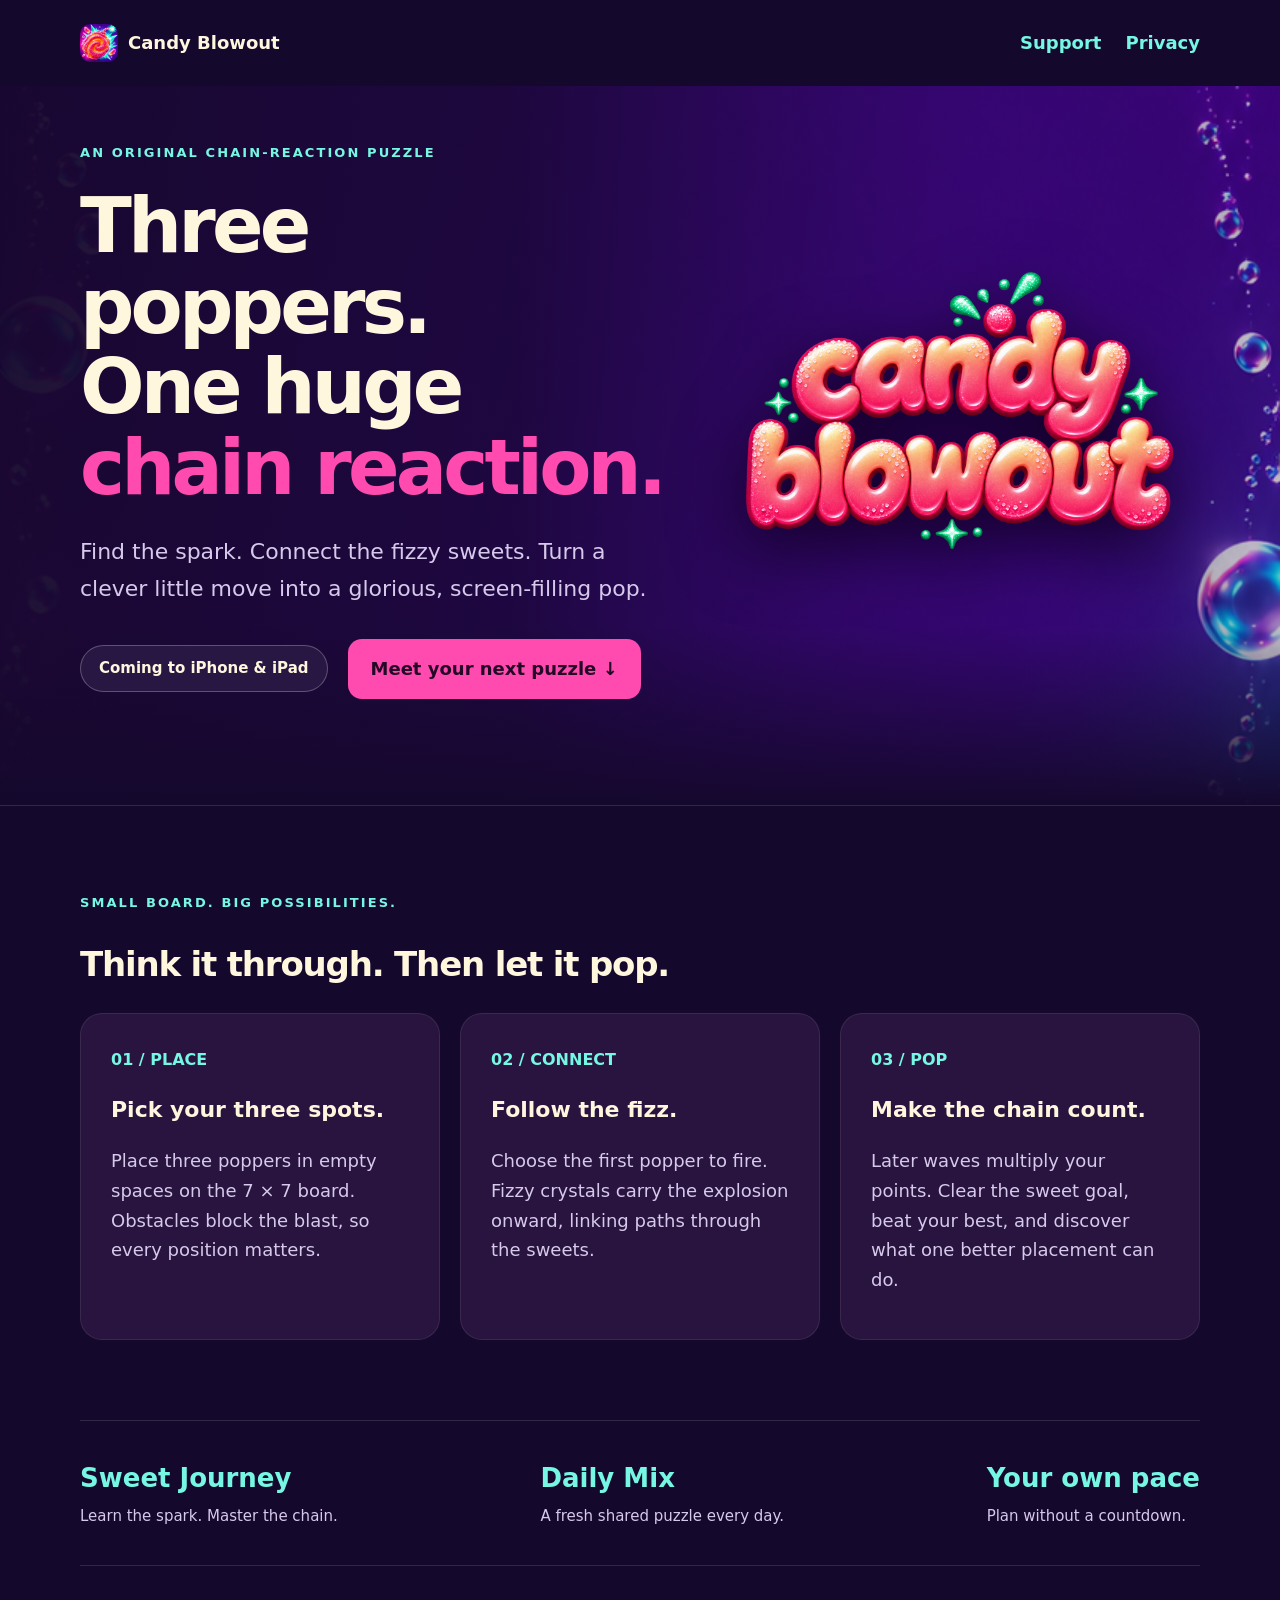
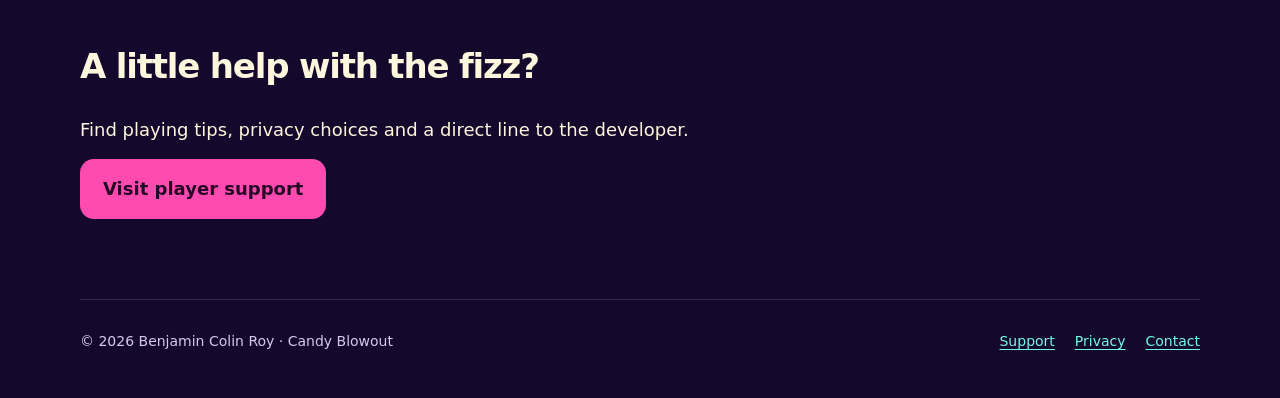
<file: index.html>
<!doctype html><html lang="en-GB"><head><meta charset="utf-8"><meta name="viewport" content="width=device-width,initial-scale=1"><title>Candy Blowout — Three poppers. One huge chain reaction.</title><meta name="description" content="Place three poppers, connect fizzy sweets and spark spectacular chain reactions. Candy Blowout is an original puzzle game coming to iPhone and iPad."><link rel="canonical" href="https://candyblowout.app/"><link rel="icon" href="/assets/icon.png"><link rel="stylesheet" href="/styles.css"><meta property="og:title" content="Candy Blowout"><meta property="og:description" content="Three poppers. One huge chain reaction."><meta property="og:image" content="https://candyblowout.app/assets/wordmark.png"><meta property="og:url" content="https://candyblowout.app/"><meta name="theme-color" content="#15082d"></head><body><a class="skip" href="#main">Skip to content</a><header><a class="brand" href="/"><img src="/assets/icon.png" alt="" width="38" height="38"><span>Candy Blowout</span></a><nav aria-label="Main navigation"><a href="/support/">Support</a><a href="/privacy/">Privacy</a></nav></header><main id="main"><section class="hero"><div class="hero-inner"><div class="hero-copy"><span class="eyebrow">An original chain-reaction puzzle</span><h1>Three poppers.<br>One huge<br><em>chain reaction.</em></h1><p class="lede">Find the spark. Connect the fizzy sweets. Turn a clever little move into a glorious, screen-filling pop.</p><div class="actions"><span class="pill">Coming to iPhone &amp; iPad</span><a href="#how" class="cta">Meet your next puzzle ↓</a></div></div><div class="hero-art"><img class="wordmark" src="/assets/wordmark.png" alt="Candy Blowout" width="1024" height="1024"></div></div></section><section class="section" id="how"><span class="eyebrow">Small board. Big possibilities.</span><h2>Think it through. Then let it pop.</h2><div class="steps"><article class="card"><span class="number">01 / PLACE</span><h3>Pick your three spots.</h3><p>Place three poppers in empty spaces on the 7 × 7 board. Obstacles block the blast, so every position matters.</p></article><article class="card"><span class="number">02 / CONNECT</span><h3>Follow the fizz.</h3><p>Choose the first popper to fire. Fizzy crystals carry the explosion onward, linking paths through the sweets.</p></article><article class="card"><span class="number">03 / POP</span><h3>Make the chain count.</h3><p>Later waves multiply your points. Clear the sweet goal, beat your best, and discover what one better placement can do.</p></article></div></section><section class="section strip" aria-label="Game features"><div><strong>Sweet Journey</strong><span>Learn the spark. Master the chain.</span></div><div><strong>Daily Mix</strong><span>A fresh shared puzzle every day.</span></div><div><strong>Your own pace</strong><span>Plan without a countdown.</span></div></section><section class="section"><h2>A little help with the fizz?</h2><p>Find playing tips, privacy choices and a direct line to the developer.</p><a class="cta" href="/support/">Visit player support</a></section></main><footer><span>© 2026 Benjamin Colin Roy · Candy Blowout</span><nav aria-label="Footer"><a href="/support/">Support</a><a href="/privacy/">Privacy</a><a href="mailto:hello@orradesigns.com">Contact</a></nav></footer></body></html>
</file>
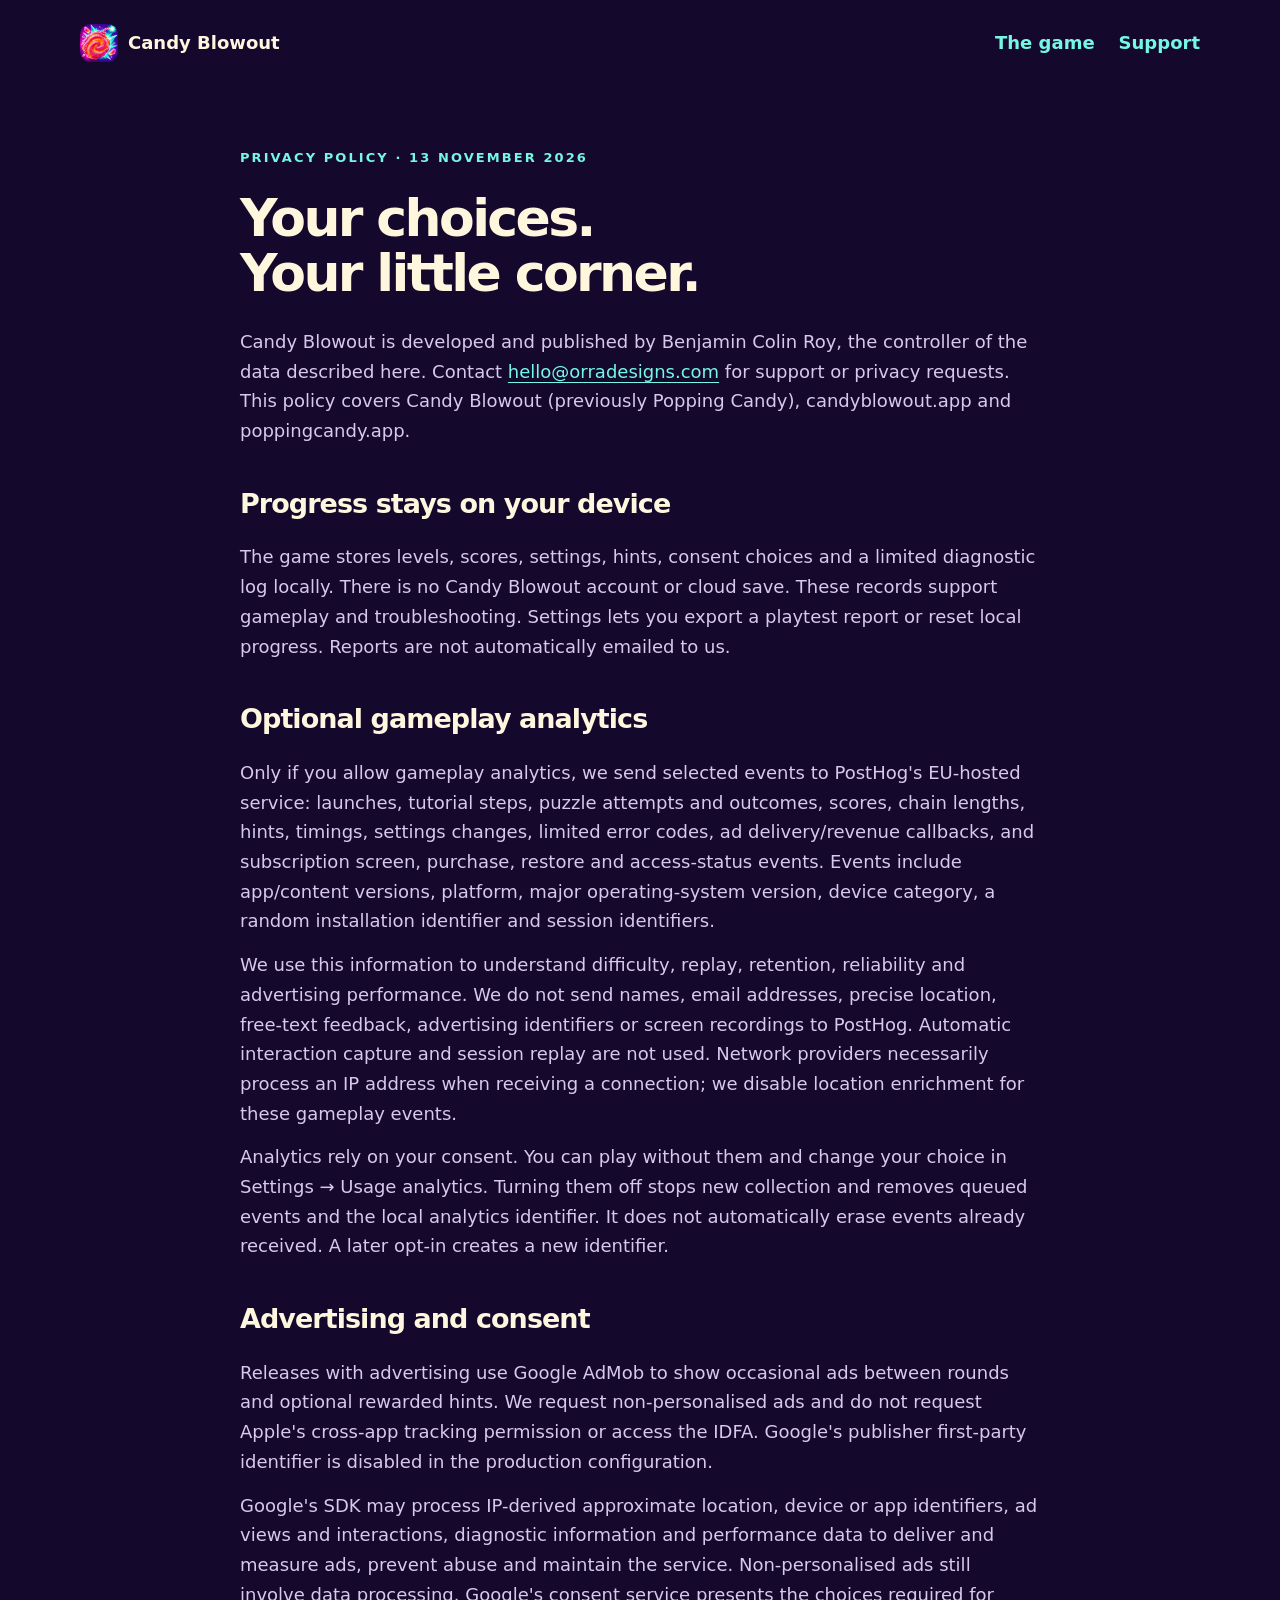
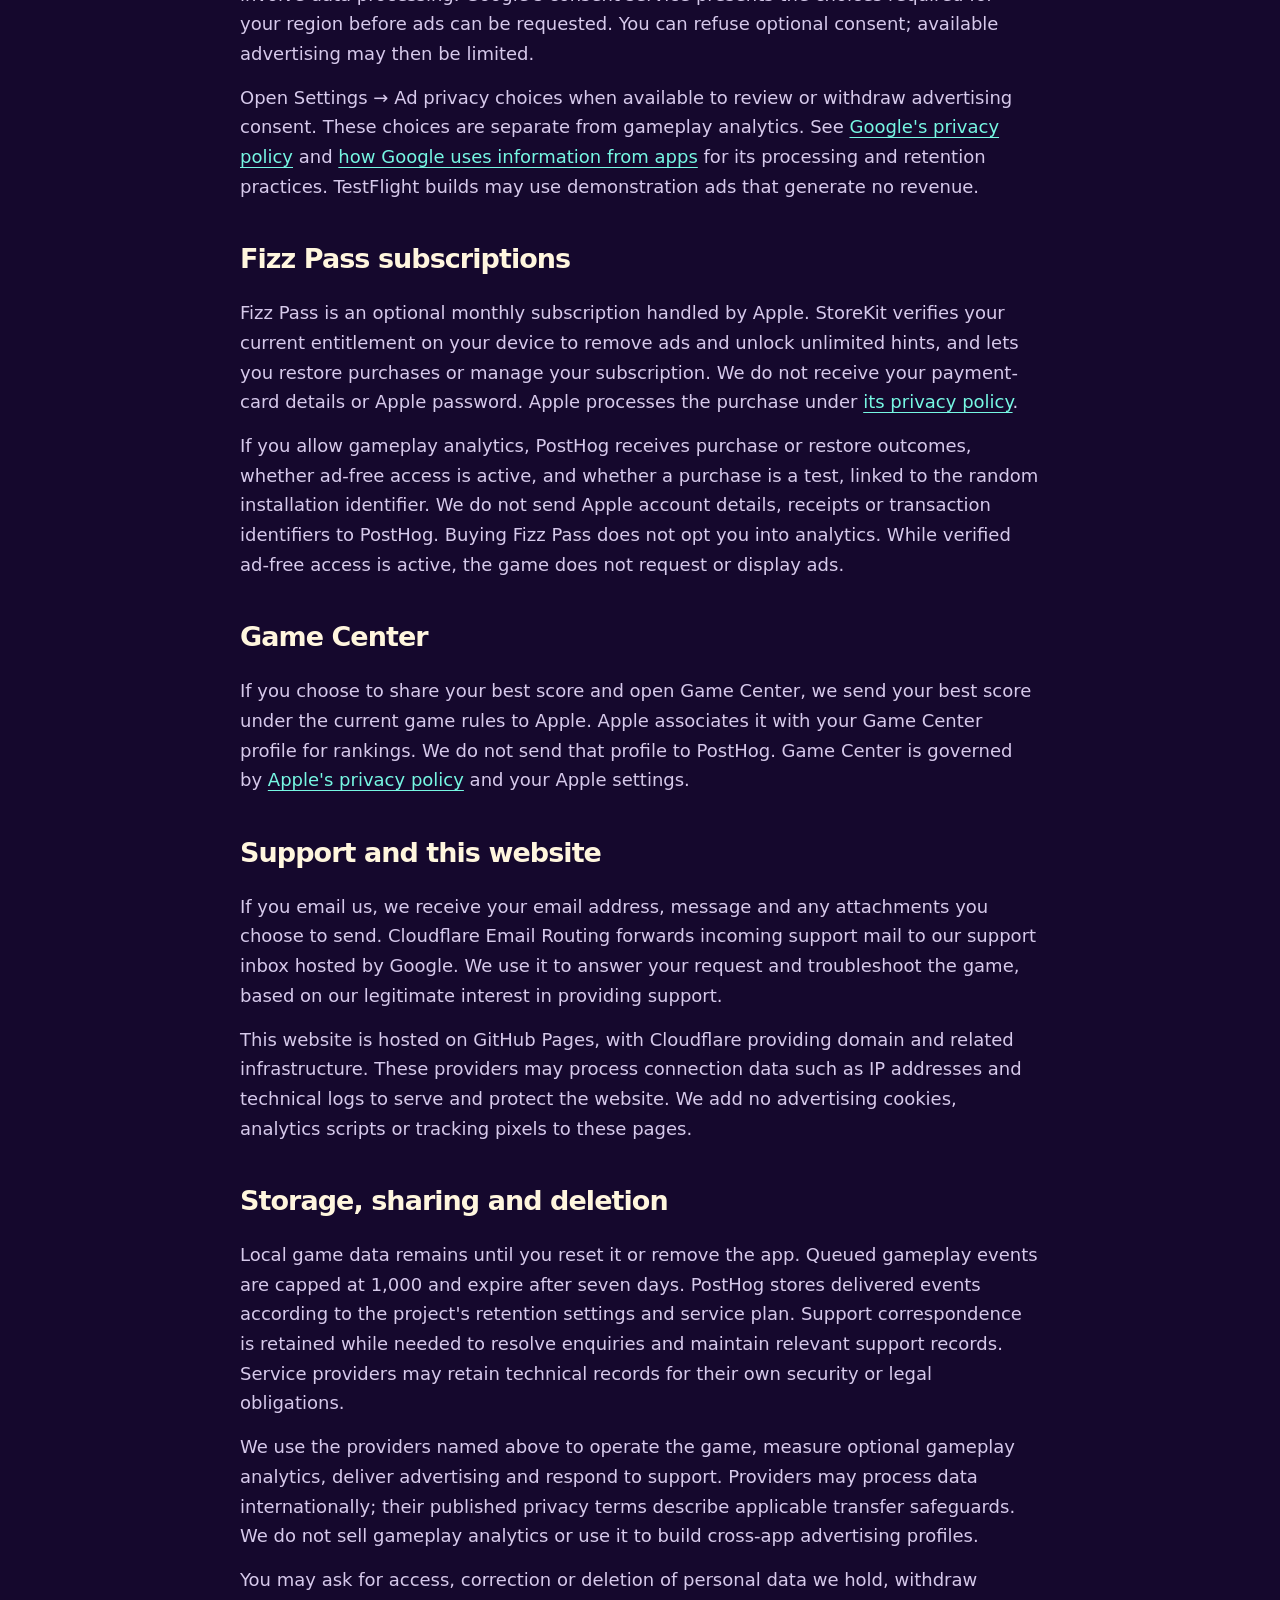
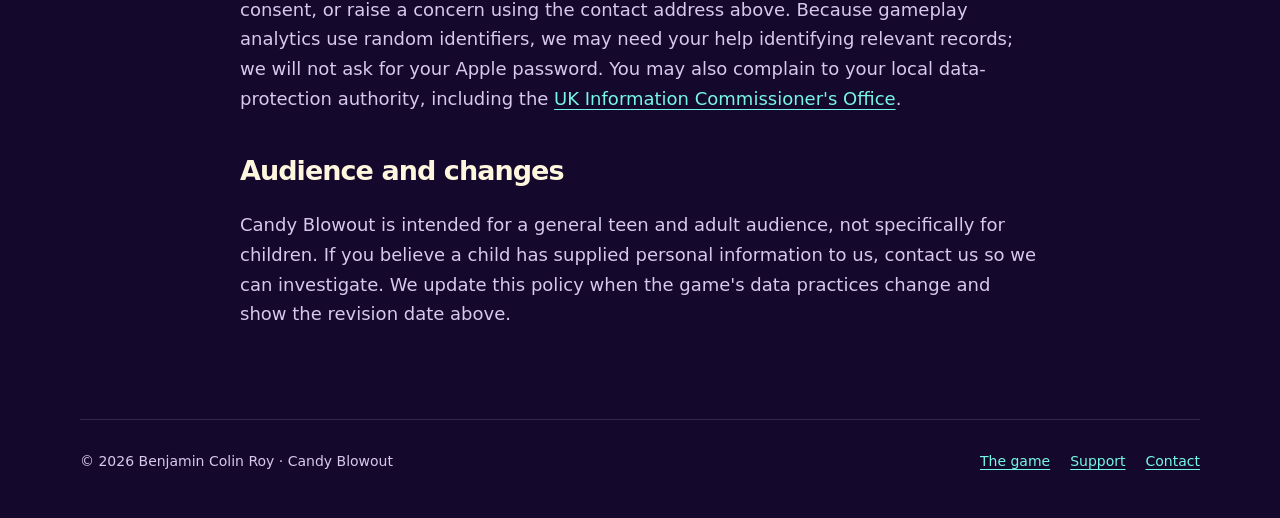
<file: privacy/index.html>
<!doctype html><html lang="en-GB"><head><meta charset="utf-8"><meta name="viewport" content="width=device-width,initial-scale=1"><title>Candy Blowout — Privacy policy</title><meta name="description" content="Candy Blowout privacy policy: local progress, optional gameplay analytics, advertising choices and player support."><link rel="canonical" href="https://candyblowout.app/privacy/"><link rel="icon" href="/assets/icon.png"><link rel="stylesheet" href="/styles.css"></head><body><a class="skip" href="#main">Skip to content</a><header><a class="brand" href="/"><img src="/assets/icon.png" width="38" height="38" alt=""><span>Candy Blowout</span></a><nav aria-label="Main navigation"><a href="/">The game</a><a href="/support/">Support</a></nav></header><main class="document" id="main"><span class="eyebrow">Privacy policy · 13 November 2026</span><h1>Your choices.<br>Your little corner.</h1><p>Candy Blowout is developed and published by Benjamin Colin Roy, the controller of the data described here. Contact <a href="mailto:hello@orradesigns.com">hello@orradesigns.com</a> for support or privacy requests. This policy covers Candy Blowout (previously Popping Candy), candyblowout.app and poppingcandy.app.</p><h2>Progress stays on your device</h2><p>The game stores levels, scores, settings, hints, consent choices and a limited diagnostic log locally. There is no Candy Blowout account or cloud save. These records support gameplay and troubleshooting. Settings lets you export a playtest report or reset local progress. Reports are not automatically emailed to us.</p><h2>Optional gameplay analytics</h2><p>Only if you allow gameplay analytics, we send selected events to PostHog's EU-hosted service: launches, tutorial steps, puzzle attempts and outcomes, scores, chain lengths, hints, timings, settings changes, limited error codes, ad delivery/revenue callbacks, and subscription screen, purchase, restore and access-status events. Events include app/content versions, platform, major operating-system version, device category, a random installation identifier and session identifiers.</p><p>We use this information to understand difficulty, replay, retention, reliability and advertising performance. We do not send names, email addresses, precise location, free-text feedback, advertising identifiers or screen recordings to PostHog. Automatic interaction capture and session replay are not used. Network providers necessarily process an IP address when receiving a connection; we disable location enrichment for these gameplay events.</p><p>Analytics rely on your consent. You can play without them and change your choice in Settings → Usage analytics. Turning them off stops new collection and removes queued events and the local analytics identifier. It does not automatically erase events already received. A later opt-in creates a new identifier.</p><h2>Advertising and consent</h2><p>Releases with advertising use Google AdMob to show occasional ads between rounds and optional rewarded hints. We request non-personalised ads and do not request Apple's cross-app tracking permission or access the IDFA. Google's publisher first-party identifier is disabled in the production configuration.</p><p>Google's SDK may process IP-derived approximate location, device or app identifiers, ad views and interactions, diagnostic information and performance data to deliver and measure ads, prevent abuse and maintain the service. Non-personalised ads still involve data processing. Google's consent service presents the choices required for your region before ads can be requested. You can refuse optional consent; available advertising may then be limited.</p><p>Open Settings → Ad privacy choices when available to review or withdraw advertising consent. These choices are separate from gameplay analytics. See <a href="https://policies.google.com/privacy">Google's privacy policy</a> and <a href="https://policies.google.com/technologies/partner-sites">how Google uses information from apps</a> for its processing and retention practices. TestFlight builds may use demonstration ads that generate no revenue.</p><h2>Fizz Pass subscriptions</h2><p>Fizz Pass is an optional monthly subscription handled by Apple. StoreKit verifies your current entitlement on your device to remove ads and unlock unlimited hints, and lets you restore purchases or manage your subscription. We do not receive your payment-card details or Apple password. Apple processes the purchase under <a href="https://www.apple.com/legal/privacy/">its privacy policy</a>.</p><p>If you allow gameplay analytics, PostHog receives purchase or restore outcomes, whether ad-free access is active, and whether a purchase is a test, linked to the random installation identifier. We do not send Apple account details, receipts or transaction identifiers to PostHog. Buying Fizz Pass does not opt you into analytics. While verified ad-free access is active, the game does not request or display ads.</p><h2>Game Center</h2><p>If you choose to share your best score and open Game Center, we send your best score under the current game rules to Apple. Apple associates it with your Game Center profile for rankings. We do not send that profile to PostHog. Game Center is governed by <a href="https://www.apple.com/legal/privacy/">Apple's privacy policy</a> and your Apple settings.</p><h2>Support and this website</h2><p>If you email us, we receive your email address, message and any attachments you choose to send. Cloudflare Email Routing forwards incoming support mail to our support inbox hosted by Google. We use it to answer your request and troubleshoot the game, based on our legitimate interest in providing support.</p><p>This website is hosted on GitHub Pages, with Cloudflare providing domain and related infrastructure. These providers may process connection data such as IP addresses and technical logs to serve and protect the website. We add no advertising cookies, analytics scripts or tracking pixels to these pages.</p><h2>Storage, sharing and deletion</h2><p>Local game data remains until you reset it or remove the app. Queued gameplay events are capped at 1,000 and expire after seven days. PostHog stores delivered events according to the project's retention settings and service plan. Support correspondence is retained while needed to resolve enquiries and maintain relevant support records. Service providers may retain technical records for their own security or legal obligations.</p><p>We use the providers named above to operate the game, measure optional gameplay analytics, deliver advertising and respond to support. Providers may process data internationally; their published privacy terms describe applicable transfer safeguards. We do not sell gameplay analytics or use it to build cross-app advertising profiles.</p><p>You may ask for access, correction or deletion of personal data we hold, withdraw consent, or raise a concern using the contact address above. Because gameplay analytics use random identifiers, we may need your help identifying relevant records; we will not ask for your Apple password. You may also complain to your local data-protection authority, including the <a href="https://ico.org.uk/make-a-complaint/">UK Information Commissioner's Office</a>.</p><h2>Audience and changes</h2><p>Candy Blowout is intended for a general teen and adult audience, not specifically for children. If you believe a child has supplied personal information to us, contact us so we can investigate. We update this policy when the game's data practices change and show the revision date above.</p></main><footer><span>© 2026 Benjamin Colin Roy · Candy Blowout</span><nav aria-label="Footer"><a href="/">The game</a><a href="/support/">Support</a><a href="mailto:hello@orradesigns.com">Contact</a></nav></footer></body></html>
</file>
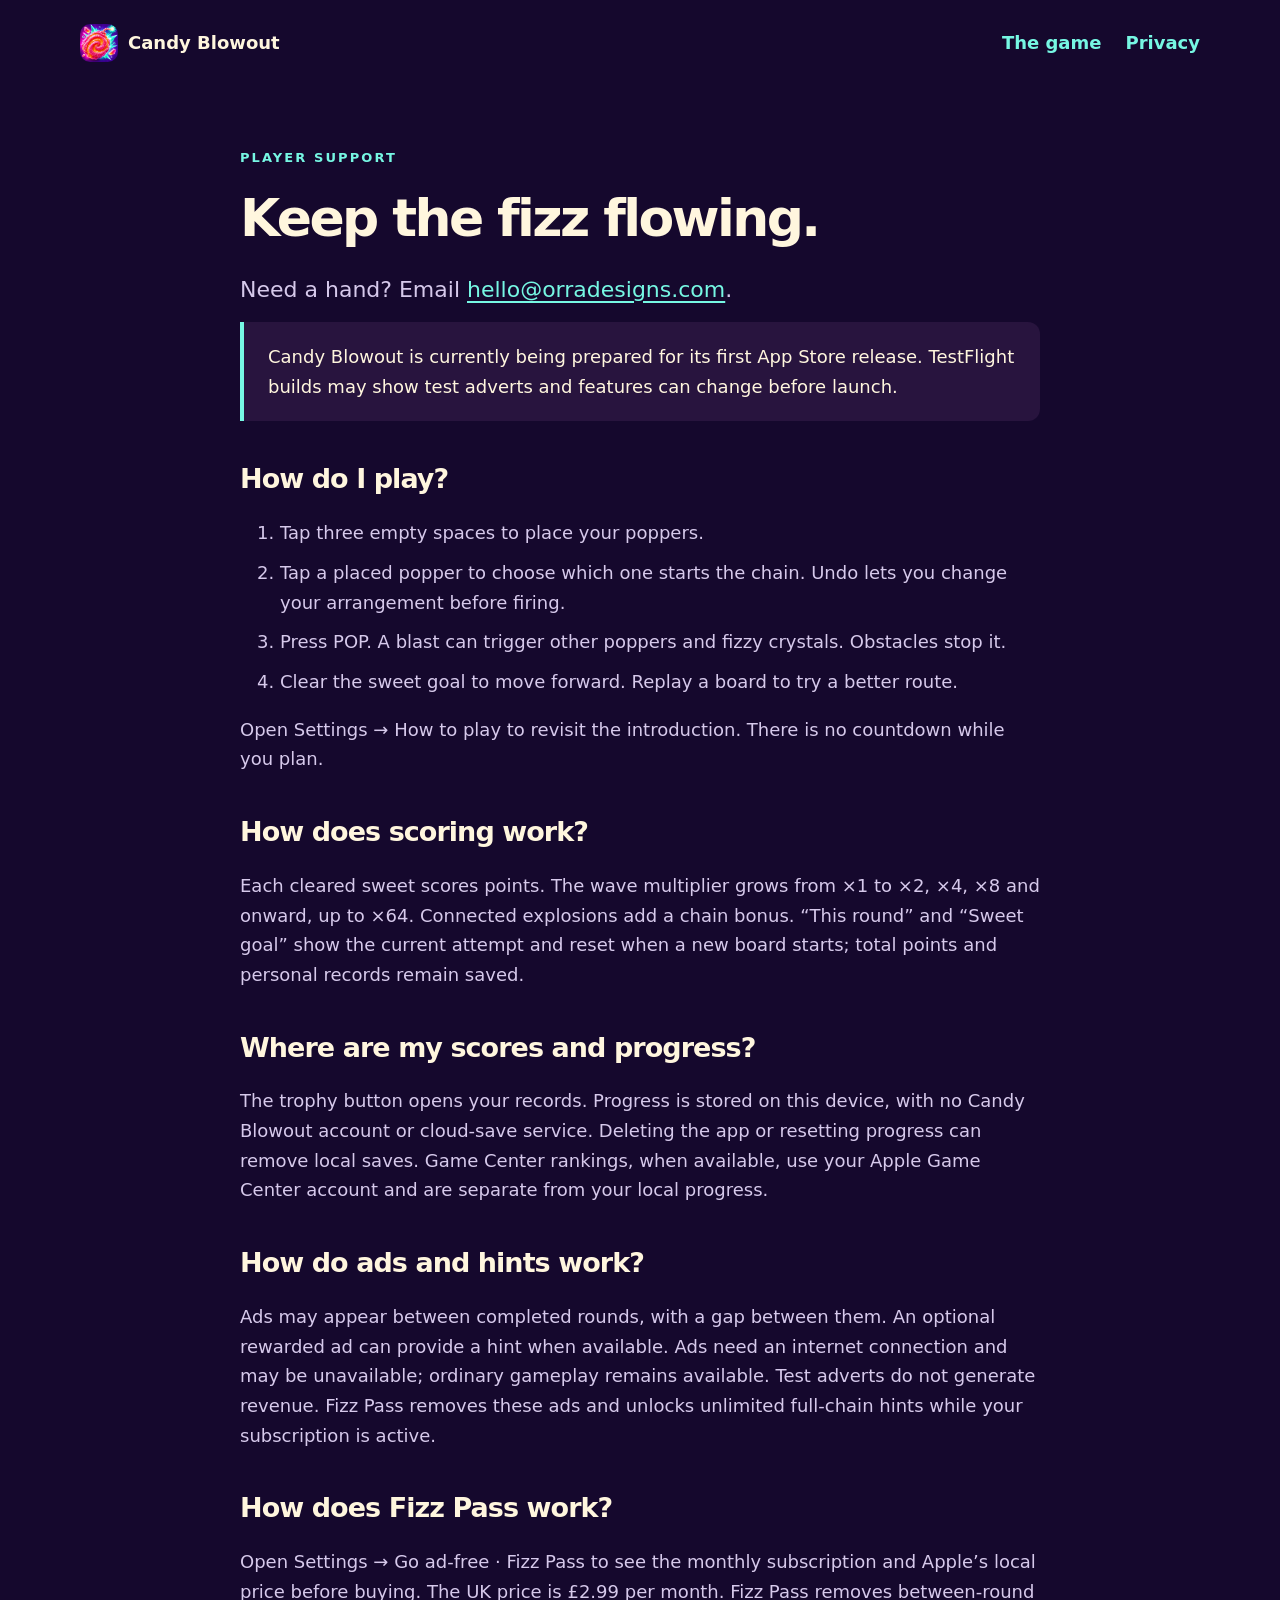
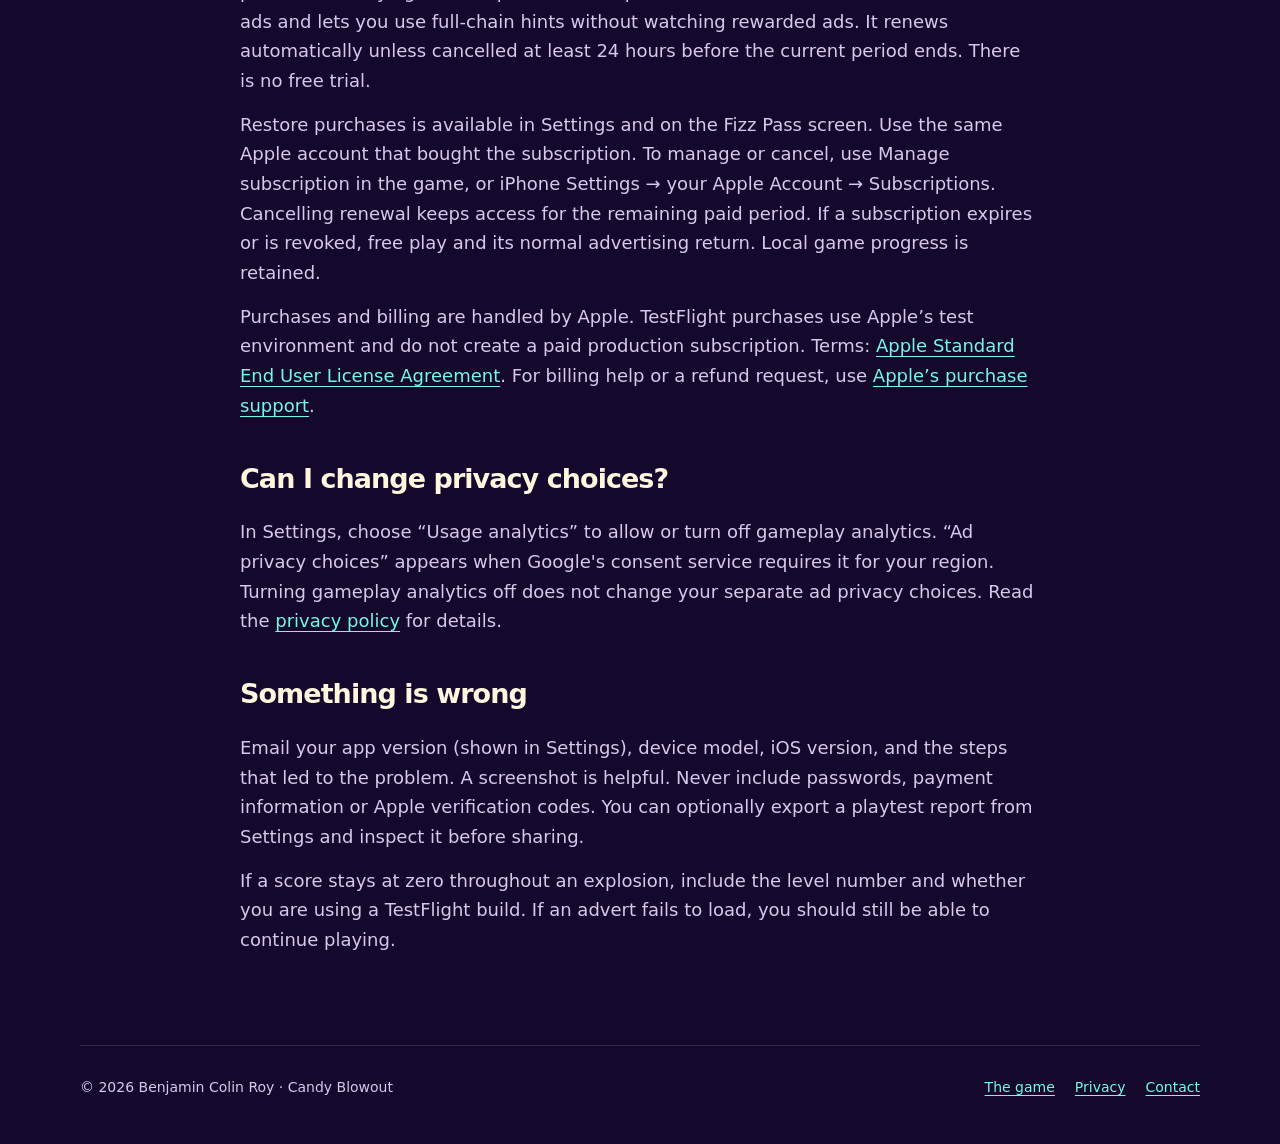
<file: support/index.html>
<!doctype html><html lang="en-GB"><head><meta charset="utf-8"><meta name="viewport" content="width=device-width,initial-scale=1"><title>Candy Blowout — Player support</title><meta name="description" content="How to play Candy Blowout, understand your score, manage privacy choices and contact player support."><link rel="canonical" href="https://candyblowout.app/support/"><link rel="icon" href="/assets/icon.png"><link rel="stylesheet" href="/styles.css"></head><body><a class="skip" href="#main">Skip to content</a><header><a class="brand" href="/"><img src="/assets/icon.png" width="38" height="38" alt=""><span>Candy Blowout</span></a><nav aria-label="Main navigation"><a href="/">The game</a><a href="/privacy/">Privacy</a></nav></header><main class="document" id="main"><span class="eyebrow">Player support</span><h1>Keep the fizz flowing.</h1><p class="lede">Need a hand? Email <a href="mailto:hello@orradesigns.com">hello@orradesigns.com</a>.</p><div class="note">Candy Blowout is currently being prepared for its first App Store release. TestFlight builds may show test adverts and features can change before launch.</div><h2>How do I play?</h2><ol><li>Tap three empty spaces to place your poppers.</li><li>Tap a placed popper to choose which one starts the chain. Undo lets you change your arrangement before firing.</li><li>Press POP. A blast can trigger other poppers and fizzy crystals. Obstacles stop it.</li><li>Clear the sweet goal to move forward. Replay a board to try a better route.</li></ol><p>Open Settings → How to play to revisit the introduction. There is no countdown while you plan.</p><h2>How does scoring work?</h2><p>Each cleared sweet scores points. The wave multiplier grows from ×1 to ×2, ×4, ×8 and onward, up to ×64. Connected explosions add a chain bonus. “This round” and “Sweet goal” show the current attempt and reset when a new board starts; total points and personal records remain saved.</p><h2>Where are my scores and progress?</h2><p>The trophy button opens your records. Progress is stored on this device, with no Candy Blowout account or cloud-save service. Deleting the app or resetting progress can remove local saves. Game Center rankings, when available, use your Apple Game Center account and are separate from your local progress.</p><h2>How do ads and hints work?</h2><p>Ads may appear between completed rounds, with a gap between them. An optional rewarded ad can provide a hint when available. Ads need an internet connection and may be unavailable; ordinary gameplay remains available. Test adverts do not generate revenue. Fizz Pass removes these ads and unlocks unlimited full-chain hints while your subscription is active.</p><h2>How does Fizz Pass work?</h2><p>Open Settings → Go ad-free · Fizz Pass to see the monthly subscription and Apple’s local price before buying. The UK price is £2.99 per month. Fizz Pass removes between-round ads and lets you use full-chain hints without watching rewarded ads. It renews automatically unless cancelled at least 24 hours before the current period ends. There is no free trial.</p><p>Restore purchases is available in Settings and on the Fizz Pass screen. Use the same Apple account that bought the subscription. To manage or cancel, use Manage subscription in the game, or iPhone Settings → your Apple Account → Subscriptions. Cancelling renewal keeps access for the remaining paid period. If a subscription expires or is revoked, free play and its normal advertising return. Local game progress is retained.</p><p>Purchases and billing are handled by Apple. TestFlight purchases use Apple’s test environment and do not create a paid production subscription. Terms: <a href="https://www.apple.com/legal/internet-services/itunes/dev/stdeula/">Apple Standard End User License Agreement</a>. For billing help or a refund request, use <a href="https://reportaproblem.apple.com/">Apple’s purchase support</a>.</p><h2>Can I change privacy choices?</h2><p>In Settings, choose “Usage analytics” to allow or turn off gameplay analytics. “Ad privacy choices” appears when Google's consent service requires it for your region. Turning gameplay analytics off does not change your separate ad privacy choices. Read the <a href="/privacy/">privacy policy</a> for details.</p><h2>Something is wrong</h2><p>Email your app version (shown in Settings), device model, iOS version, and the steps that led to the problem. A screenshot is helpful. Never include passwords, payment information or Apple verification codes. You can optionally export a playtest report from Settings and inspect it before sharing.</p><p>If a score stays at zero throughout an explosion, include the level number and whether you are using a TestFlight build. If an advert fails to load, you should still be able to continue playing.</p></main><footer><span>© 2026 Benjamin Colin Roy · Candy Blowout</span><nav aria-label="Footer"><a href="/">The game</a><a href="/privacy/">Privacy</a><a href="mailto:hello@orradesigns.com">Contact</a></nav></footer></body></html>
</file>
<file: styles.css>
:root{color-scheme:dark;--ink:#fff6de;--muted:#d6c9eb;--pink:#ff4baf;--aqua:#76f7e3;--bg:#15082d}*{box-sizing:border-box}body{margin:0;background:var(--bg);color:var(--ink);font:18px/1.65 system-ui,-apple-system,BlinkMacSystemFont,"Segoe UI",sans-serif}a{color:var(--aqua);text-underline-offset:.2em}a:hover{color:white}a:focus-visible,button:focus-visible{outline:3px solid var(--aqua);outline-offset:6px}header,footer{width:min(1120px,calc(100% - 48px));margin:auto;display:flex;align-items:center;justify-content:space-between;gap:24px;padding:24px 0}header a{text-decoration:none;font-weight:800}nav{display:flex;gap:24px}.brand{display:flex;align-items:center;gap:10px;color:var(--ink)}.brand img{width:38px;height:38px;border-radius:10px}.hero{position:relative;isolation:isolate;min-height:720px;display:grid;align-items:center;overflow:hidden;border-bottom:1px solid #ffffff20}.hero:before{content:"";position:absolute;inset:0;z-index:-2;background:linear-gradient(90deg,#15082df5 0%,#15082de0 40%,#15082d40 100%),url('./assets/fizz-background.png') center 40%/cover}.hero:after{content:"";position:absolute;inset:auto 0 0;height:180px;background:linear-gradient(transparent,var(--bg));z-index:-1}.hero-inner{width:min(1120px,calc(100% - 48px));margin:24px auto 80px;display:grid;grid-template-columns:1.25fr 1fr;align-items:center;gap:50px}.wordmark{width:100%;height:auto;max-width:470px;filter:drop-shadow(0 20px 35px #110024)}.eyebrow{color:var(--aqua);font-size:13px;font-weight:800;letter-spacing:.16em;text-transform:uppercase}h1{font-size:clamp(44px,6vw,76px);line-height:1.06;letter-spacing:-.05em;margin:20px 0 26px}h1 em{font-style:normal;color:var(--pink)}.lede{font-size:22px;max-width:590px;color:var(--muted)}.pill{display:inline-block;padding:10px 18px;border:1px solid #ffffff40;border-radius:100px;font-size:15px;font-weight:700;background:#291743}.cta{display:inline-block;padding:15px 23px;border-radius:14px;background:var(--pink);color:#240826;text-decoration:none;font-weight:800}.cta:hover{background:#ff80c8;color:#240826}.actions{display:flex;align-items:center;gap:20px;flex-wrap:wrap;margin-top:32px}.section{width:min(1120px,calc(100% - 48px));margin:80px auto}h2{font-size:34px;line-height:1.2;letter-spacing:-.035em}h3{font-size:22px;line-height:1.3}p{margin:14px 0}.steps{display:grid;grid-template-columns:repeat(3,1fr);gap:20px}.card{padding:30px;border-radius:22px;background:#28143e;border:1px solid #ffffff16}.number{color:var(--aqua);font-size:16px;font-weight:850}.card p{color:var(--muted)}.strip{border-top:1px solid #ffffff20;border-bottom:1px solid #ffffff20;padding:36px 0;display:flex;justify-content:space-between;gap:30px;flex-wrap:wrap}.strip strong{display:block;font-size:26px;color:var(--aqua)}.strip span{font-size:15px;color:var(--muted)}.document{width:min(800px,calc(100% - 48px));margin:55px auto 90px}.document h1{font-size:52px}.document h2{margin-top:42px;font-size:27px}.document p,.document li{color:var(--muted)}.document li{margin:10px 0}.note{background:#28143e;border-left:4px solid var(--aqua);padding:20px 24px;border-radius:0 12px 12px 0}footer{border-top:1px solid #ffffff20;font-size:14px;color:var(--muted);padding:30px 0 45px;flex-wrap:wrap}footer nav{gap:20px}.skip{position:absolute;left:20px;top:-100px;background:var(--bg);padding:12px;z-index:2}.skip:focus{top:10px}@media(max-width:760px){body{font-size:17px}header,footer,.hero-inner,.section{width:calc(100% - 36px)}header{padding:18px 0}header nav{gap:16px;font-size:14px}.brand span{font-size:15px}.hero{min-height:0}.hero-inner{grid-template-columns:1fr;gap:30px;margin:32px auto 70px}.hero:before{background:linear-gradient(#15082d66,#15082def),url('./assets/fizz-background.png') center/cover}.hero-art{grid-row:1;text-align:center}.wordmark{max-width:300px}.hero-copy{text-align:center}h1{font-size:48px}.lede{font-size:20px}.actions{justify-content:center}.steps{grid-template-columns:1fr}.section{margin:56px auto}.strip{gap:22px}.document{width:calc(100% - 36px)}.document h1{font-size:42px}footer{align-items:flex-start;flex-direction:column}}
</file>
